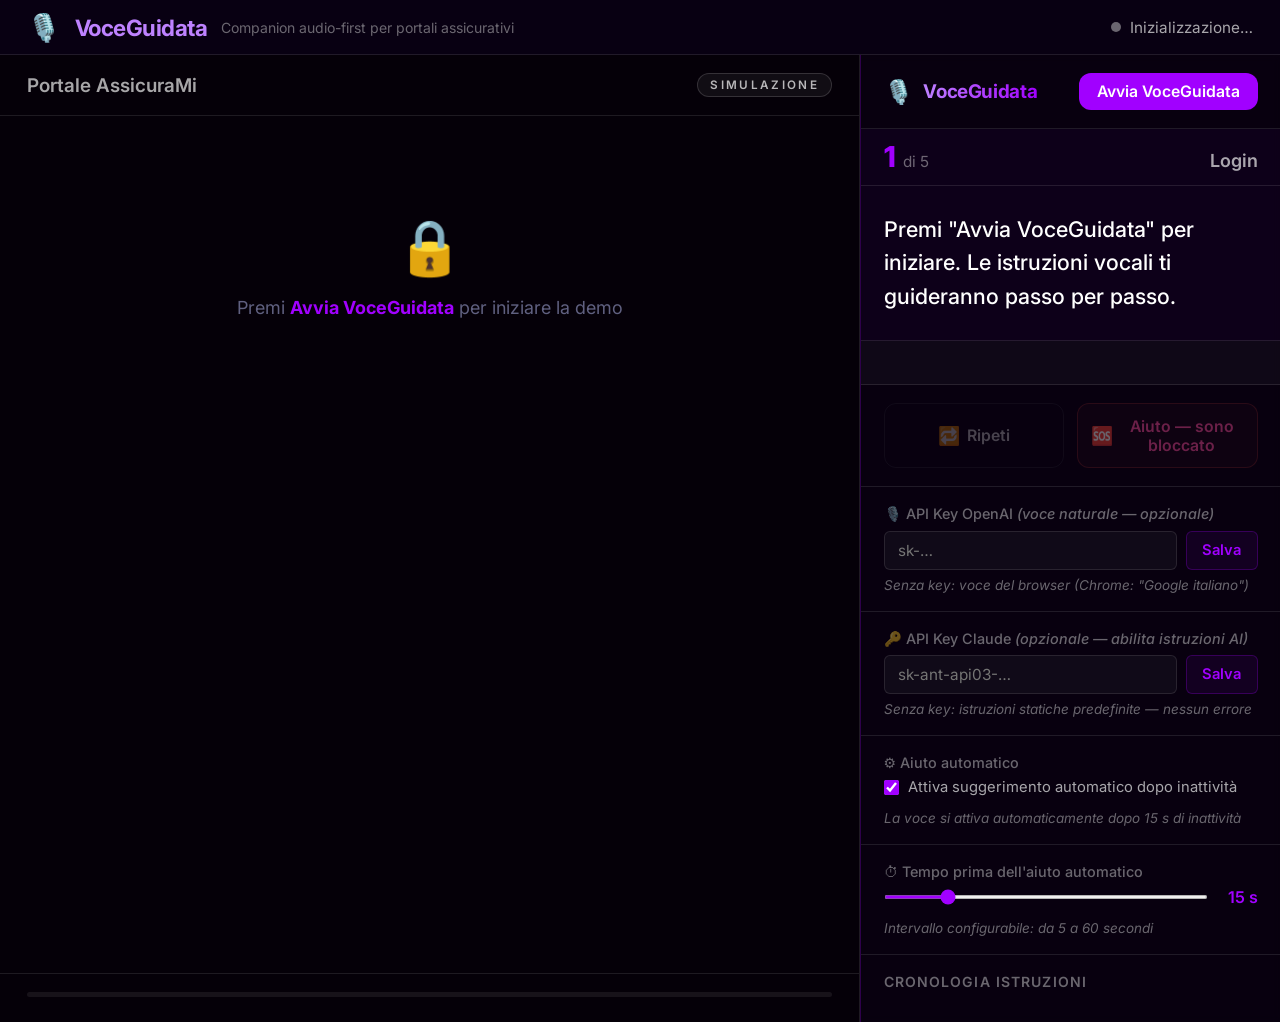
<file: app/index.html>
<!DOCTYPE html>
<html lang="it">
<head>
  <meta charset="UTF-8">
  <meta name="viewport" content="width=device-width, initial-scale=1.0">
  <title>VoceGuidata — Portale AssicuraMi</title>
  <meta name="description" content="Companion audio-first per utenti con difficoltà visive o motorie. Hagenthon – Accenture Application Engineering.">

  <!-- Google Fonts -->
  <link rel="preconnect" href="https://fonts.googleapis.com">
  <link rel="preconnect" href="https://fonts.gstatic.com" crossorigin>
  <link href="https://fonts.googleapis.com/css2?family=Inter:wght@400;500;600;700;800&display=swap" rel="stylesheet">

  <link rel="stylesheet" href="style.css">
</head>
<body>

  <!-- ═══════════════════════════════ HEADER ═══════════════════════════════ -->
  <header class="app-header" role="banner">
    <div class="header-brand">
      <span class="brand-icon" aria-hidden="true">🎙️</span>
      <span class="brand-name">VoceGuidata</span>
      <span class="brand-tagline">Companion audio-first per portali assicurativi</span>
    </div>
    <div class="header-status" aria-live="polite" aria-label="Stato sintesi vocale">
      <span class="status-dot" id="status-dot" aria-hidden="true"></span>
      <span id="status-text">Inizializzazione…</span>
    </div>
  </header>

  <!-- ═══════════════════════════════ MAIN ════════════════════════════════ -->
  <main class="app-layout" role="main">

    <!-- ── SINISTRA: Portale assicurativo simulato ── -->
    <section class="portal-panel" aria-label="Portale assicurativo simulato AssicuraMi">

      <div class="panel-header">
        <h2>Portale AssicuraMi</h2>
        <span class="portal-badge" aria-label="Simulazione demo">Simulazione</span>
      </div>

      <!-- Schermata portale: contenuto iniettato da portal.js -->
      <div id="portal-screen" class="portal-screen" role="region" aria-live="polite" aria-label="Schermata portale">
        <div style="display:flex;align-items:center;justify-content:center;height:300px;color:#606080;font-size:1rem;flex-direction:column;gap:1rem;">
          <span style="font-size:3rem;">🔒</span>
          <p>Premi <strong style="color:#A100FF">Avvia VoceGuidata</strong> per iniziare la demo</p>
        </div>
      </div>

      <!-- Barra progresso -->
      <div class="step-progress" aria-label="Progresso navigazione">
        <div class="progress-track">
          <div class="progress-bar" id="progress-bar" role="progressbar"
               aria-valuenow="0" aria-valuemin="0" aria-valuemax="100"
               aria-label="Progresso completamento"></div>
        </div>
        <div class="step-labels" id="step-labels" aria-hidden="true"></div>
      </div>

    </section>

    <!-- ── DESTRA: Pannello VoceGuidata ── -->
    <aside class="guide-panel" id="guide-panel" aria-label="Pannello VoceGuidata — assistente vocale">

      <!-- Header pannello -->
      <div class="guide-header">
        <div class="guide-logo">
          <span class="guide-icon" aria-hidden="true">🎙️</span>
          <h2>VoceGuidata</h2>
        </div>
        <button class="btn-start" id="btn-start"
                onclick="VoceGuidata.start()"
                aria-label="Avvia VoceGuidata — companion audio-first">
          Avvia VoceGuidata
        </button>
      </div>

      <!-- Indicatore step corrente -->
      <div class="guide-step-indicator" aria-label="Step corrente" aria-live="polite">
        <span class="step-number" id="current-step-num" aria-label="Step numero">1</span>
        <span class="step-of" aria-hidden="true">di <span id="total-steps-num">5</span></span>
        <span class="step-name" id="current-step-name">Login</span>
      </div>

      <!-- Box istruzione corrente -->
      <div class="guide-instruction-box" role="region" aria-label="Istruzione corrente">
        <p class="guide-instruction" id="guide-instruction" aria-live="polite">
          Premi "Avvia VoceGuidata" per iniziare. Le istruzioni vocali ti guideranno passo per passo.
        </p>
      </div>

      <!-- Hint shortcut tastiera -->
      <div class="shortcut-hint" id="shortcut-hint" role="note" aria-label="Scorciatoia da tastiera suggerita" aria-live="polite">
        <!-- Riempito da VoceGuidata.showShortcutHint() -->
      </div>

      <!-- Pulsanti di controllo -->
      <div class="guide-controls">
        <button class="btn-repeat" id="btn-repeat"
                onclick="VoiceGuide.repeatLast()"
                disabled
                aria-label="Ripeti l'ultima istruzione vocale">
          <span class="btn-icon" aria-hidden="true">🔁</span>
          Ripeti
        </button>
        <button class="btn-help" id="btn-help"
                onclick="VoceGuidata.requestHelp()"
                disabled
                aria-label="Chiedi aiuto — sono bloccato">
          <span class="btn-icon" aria-hidden="true">🆘</span>
          Aiuto — sono bloccato
        </button>
      </div>

      <!-- Configurazione API key OpenAI TTS (voce naturale) -->
      <div class="api-config" role="group" aria-label="Configurazione voce naturale OpenAI">
        <label class="config-label" for="openai-key-input">
          🎙️ API Key OpenAI <em>(voce naturale — opzionale)</em>
        </label>
        <div class="api-key-wrapper">
          <input
            type="password"
            id="openai-key-input"
            class="api-key-input"
            placeholder="sk-…"
            autocomplete="off"
            spellcheck="false"
            aria-label="Inserisci API key OpenAI per voce naturale">
          <button class="btn-save-key" onclick="VoceGuidata.saveOpenAiKey()" aria-label="Salva API key OpenAI">
            Salva
          </button>
        </div>
        <span class="api-note">Senza key: voce del browser (Chrome: "Google italiano")</span>
      </div>

      <!-- Configurazione API key Claude -->
      <div class="api-config" role="group" aria-label="Configurazione API Claude">
        <label class="config-label" for="api-key-input">
          🔑 API Key Claude <em>(opzionale — abilita istruzioni AI)</em>
        </label>
        <div class="api-key-wrapper">
          <input
            type="password"
            id="api-key-input"
            class="api-key-input"
            placeholder="sk-ant-api03-…"
            autocomplete="off"
            spellcheck="false"
            aria-label="Inserisci API key Claude per istruzioni AI generative">
          <button class="btn-save-key" onclick="VoceGuidata.saveApiKey()" aria-label="Salva API key">
            Salva
          </button>
        </div>
        <span class="api-note">Senza key: istruzioni statiche predefinite — nessun errore</span>
      </div>

      <!-- Aiuto automatico toggle -->
      <div class="api-config" role="group" aria-label="Configurazione aiuto automatico">
        <label class="config-label">⚙️ Aiuto automatico</label>
        <label class="toggle-label" for="auto-help-toggle">
          <input type="checkbox" id="auto-help-toggle" checked
            aria-label="Abilita aiuto automatico per inattività"
            onchange="VoceGuidata.setAutoHelp(this.checked)">
          Attiva suggerimento automatico dopo inattività
        </label>
        <span class="api-note" id="auto-help-note">La voce si attiva automaticamente dopo 15 s di inattività</span>
      </div>

      <!-- Configurazione timeout blocco -->
      <div class="api-config" id="stuck-timeout-config" role="group" aria-label="Configurazione rilevamento blocco">
        <label class="config-label" for="stuck-timeout-input">
          ⏱ Tempo prima dell'aiuto automatico
        </label>
        <div class="timeout-wrapper">
          <input
            type="range"
            id="stuck-timeout-input"
            min="5" max="60" step="1" value="15"
            aria-label="Secondi di inattività prima del rilevamento blocco"
            oninput="VoceGuidata.updateStuckTimeout(this.value)">
          <span id="stuck-timeout-value" class="timeout-value">15 s</span>
        </div>
        <span class="api-note">Intervallo configurabile: da 5 a 60 secondi</span>
      </div>

      <!-- Cronologia istruzioni -->
      <div class="guide-log" aria-label="Cronologia istruzioni VoceGuidata">
        <h3 class="log-title">Cronologia istruzioni</h3>
        <ul class="log-list" id="log-list" aria-live="polite" aria-label="Lista ultime istruzioni">
        </ul>
      </div>

    </aside>
  </main>

  <!-- Overlay tastiera (feedback visivo shortcut) -->
  <div class="shortcut-overlay" id="shortcut-overlay"
       role="status" aria-live="assertive" aria-label="Scorciatoia attivata"></div>

  <!-- ═══════════════════════════════ SCRIPTS ══════════════════════════════ -->
  <script src="voice-guide.js?v=4"></script>
  <script src="agent.js?v=2"></script>
  <script src="keyboard-nav.js?v=2"></script>
  <script src="portal.js?v=5"></script>

  <script>
    /**
     * VoceGuidata — Orchestratore principale dell'applicazione
     * Collega Portal, VoiceGuide, AgentHelper e KeyboardNav
     */
    const VoceGuidata = {
      apiKey:           '',
      started:          false,
      autoHelp:         true,
      stuckCount:       0,
      lastActionTime:   Date.now(),
      stuckThresholdMs: 15000,
      _stuckInterval:   null,

      // ── Avvio ─────────────────────────────────────────────────────
      start() {
        if (this.started) return;
        this.started = true;

        // Aggiorna UI pulsante start
        const btn = document.getElementById('btn-start');
        btn.textContent = '✓ Attivo';
        btn.classList.add('active');
        btn.disabled = true;

        // Abilita controlli
        document.getElementById('btn-repeat').disabled = false;
        document.getElementById('btn-help').disabled   = false;

        // Inizializza moduli
        Portal.init();
        KeyboardNav.init();

        // Ripristina timeout da localStorage
        const savedTimeout = localStorage.getItem('vg_stuck_timeout_s');
        if (savedTimeout) {
          this.stuckThresholdMs = parseInt(savedTimeout) * 1000;
          const slider  = document.getElementById('stuck-timeout-input');
          const valueEl = document.getElementById('stuck-timeout-value');
          if (slider)  slider.value       = savedTimeout;
          if (valueEl) valueEl.textContent = savedTimeout + ' s';
        }

        // Ripristina preferenza aiuto automatico
        const savedAutoHelp = localStorage.getItem('vg_auto_help');
        if (savedAutoHelp === '0') {
          const toggle = document.getElementById('auto-help-toggle');
          if (toggle) toggle.checked = false;
          this.setAutoHelp(false);
        }

        if (!VoiceGuide.isSupported()) {
          this.updateStatus('TTS non supportato — solo testo', false);
          this.showInstruction('Il tuo browser non supporta la sintesi vocale. Segui le istruzioni testuali nel pannello.');
        } else {
          this.updateStatus('Pronto', true);
          this._speakWelcome();
        }

        // Avvia rilevamento inattività ogni 5 secondi
        this._stuckInterval = setInterval(() => this._checkStuck(), 5000);
      },

      // ── Benvenuto ─────────────────────────────────────────────────
      _speakWelcome() {
        const msg = 'Benvenuto in VoceGuidata. Sono qui per aiutarti passo per passo. '
                  + 'Iniziamo dal primo passo: accedere al portale con le tue credenziali.';
        this.showInstruction(msg);
        VoiceGuide.speak(msg);
        setTimeout(() => this.loadStepInstruction('login'), 4500);
      },

      // ── Cambio step (chiamato da portal.js) ───────────────────────
      onStepChange(stepId, stepName, num, total) {
        this.stuckCount     = 0;
        this.lastActionTime = Date.now();

        document.getElementById('current-step-num').textContent  = num;
        document.getElementById('current-step-name').textContent = stepName;
        const totalEl = document.getElementById('total-steps-num');
        if (totalEl) totalEl.textContent = total;

        setTimeout(() => this.loadStepInstruction(stepId), 400);
      },

      // ── Carica istruzione per il passo corrente ───────────────────
      async loadStepInstruction(stepId) {
        try {
          const instr = await AgentHelper.getContextualHelp(stepId, 0, this.apiKey);
          this.showInstruction(instr.text);
          VoiceGuide.speak(instr.text);

          if (instr.shortcut) {
            this.showShortcutHint(instr.shortcutLabel, instr.shortcut);
            setTimeout(() => {
              VoiceGuide.speakKeyboardShortcut(instr.shortcutLabel, instr.shortcut);
            }, Math.max(2000, instr.text.length * 55));
          }
        } catch (e) {
          console.warn('[VoceGuidata] loadStepInstruction error:', e);
        }
      },

      // ── Richiesta aiuto (pulsante "Sono bloccato") ────────────────
      async requestHelp() {
        if (!this.started) return;

        this.stuckCount++;
        this.lastActionTime = Date.now();

        const helpBtn = document.getElementById('btn-help');
        helpBtn.classList.add('pulsing');
        setTimeout(() => helpBtn.classList.remove('pulsing'), 1600);

        try {
          const instr = await AgentHelper.getContextualHelp(
            Portal.currentStepId,
            this.stuckCount,
            this.apiKey
          );
          this.showInstruction(instr.text);
          VoiceGuide.speak(instr.text);

          if (instr.shortcut) {
            this.showShortcutHint(instr.shortcutLabel, instr.shortcut);
            setTimeout(() => {
              VoiceGuide.speakKeyboardShortcut(instr.shortcutLabel, instr.shortcut);
            }, Math.max(2000, instr.text.length * 55));
          }
        } catch (e) {
          const fallback = 'Riprova a premere Tab per navigare con la tastiera, oppure usa il tasto Alt indicato nella pagina.';
          this.showInstruction(fallback);
          VoiceGuide.speak(fallback);
        }
      },

      // ── Timeout blocco configurabile ──────────────────────────────
      updateStuckTimeout(seconds) {
        const s = Math.max(5, Math.min(60, parseInt(seconds)));
        this.stuckThresholdMs = s * 1000;
        const valueEl = document.getElementById('stuck-timeout-value');
        if (valueEl) valueEl.textContent = s + ' s';
        localStorage.setItem('vg_stuck_timeout_s', s);
      },

      // ── Salva API key Claude ──────────────────────────────────────
      saveApiKey() {
        const input = document.getElementById('api-key-input');
        const key   = input.value.trim();
        if (!key) return;
        this.apiKey  = key;
        input.value  = '••••••••••••••••••••';
        input.setAttribute('aria-label', 'API key salvata');
        this._showToast('API key Claude salvata');
      },

      // ── Salva API key OpenAI (TTS voce naturale) ─────────────────
      saveOpenAiKey() {
        const input = document.getElementById('openai-key-input');
        const key   = input.value.trim();
        if (!key) return;
        VoiceGuide.setOpenAiKey(key);
        input.value = '••••••••••••••••••••';
        input.setAttribute('aria-label', 'API key OpenAI salvata');
        this._showToast('Voce naturale OpenAI attivata 🎙️');
      },

      // ── UI helpers ────────────────────────────────────────────────
      showInstruction(text) {
        const el = document.getElementById('guide-instruction');
        if (!el) return;

        // Fade out / in
        el.style.opacity = '0';
        el.style.transition = 'opacity 0.2s';
        setTimeout(() => {
          el.textContent = text;
          el.style.opacity = '1';
        }, 200);

        this._addToLog(text);

        // Glow border sul pannello
        const panel = document.getElementById('guide-panel');
        panel.classList.add('speaking');
        setTimeout(() => panel.classList.remove('speaking'), 3200);
      },

      showShortcutHint(action, shortcut) {
        const hint = document.getElementById('shortcut-hint');
        if (!hint) return;
        hint.innerHTML =
          `<span class="hint-key">${shortcut}</span>` +
          `<span class="hint-action">${action}</span>`;
      },

      updateStatus(text, ok) {
        const txt = document.getElementById('status-text');
        const dot = document.getElementById('status-dot');
        if (txt) txt.textContent = text;
        if (dot) dot.className = 'status-dot ' + (ok ? 'ok' : 'warn');
      },

      _addToLog(text) {
        const list = document.getElementById('log-list');
        if (!list) return;
        const li = document.createElement('li');
        li.className = 'log-item';
        li.textContent = text;
        list.insertBefore(li, list.firstChild);
        // Mantieni solo le ultime 5 voci
        while (list.children.length > 5) list.removeChild(list.lastChild);
      },

      _showToast(msg) {
        const toast = document.createElement('div');
        toast.className = 'toast';
        toast.textContent = msg;
        toast.setAttribute('role', 'status');
        document.body.appendChild(toast);
        requestAnimationFrame(() => {
          requestAnimationFrame(() => toast.classList.add('visible'));
        });
        setTimeout(() => {
          toast.classList.remove('visible');
          setTimeout(() => toast.remove(), 350);
        }, 2200);
      },

      // ── Toggle aiuto automatico ──────────────────────────────────
      setAutoHelp(enabled) {
        this.autoHelp = !!enabled;
        localStorage.setItem('vg_auto_help', enabled ? '1' : '0');
        const note    = document.getElementById('auto-help-note');
        const timeout = document.getElementById('stuck-timeout-config');
        if (note)    note.textContent = enabled
          ? `La voce si attiva automaticamente dopo ${this.stuckThresholdMs / 1000} s di inattività`
          : 'La voce si attiva solo quando premi il pulsante Aiuto';
        if (timeout) timeout.style.display = enabled ? '' : 'none';
      },

      // ── Rilevamento inattività ────────────────────────────────────
      _checkStuck() {
        if (!this.autoHelp) return;
        const sid = Portal.currentStepId;
        if (!this.started || sid === 'att_download' || sid === 'sin_conferma') return;
        if (AgentHelper.detectStuck(this.lastActionTime, this.stuckThresholdMs) && this.stuckCount === 0) {
          const shortcutMap = {
            login:'Alt+A', dashboard:'', att_docs:'Alt+R', att_polizza:'Alt+C', att_download:'Alt+S',
            sin_tipo:'Alt+T', sin_dati:'Alt+P', sin_veicoli:'Alt+P', sin_allegati:'Alt+A', sin_conferma:'Alt+I',
          };
          const sc  = shortcutMap[sid] || '';
          const msg = sc
            ? `Hai bisogno di aiuto? Premi il pulsante Aiuto, oppure usa ${sc} sulla tastiera.`
            : 'Hai bisogno di aiuto? Premi il pulsante Aiuto per un suggerimento.';
          this.showInstruction(msg);
          VoiceGuide.speak(msg);
          this.lastActionTime = Date.now();
        }
      }
    };
  </script>

</body>
</html>
</file>
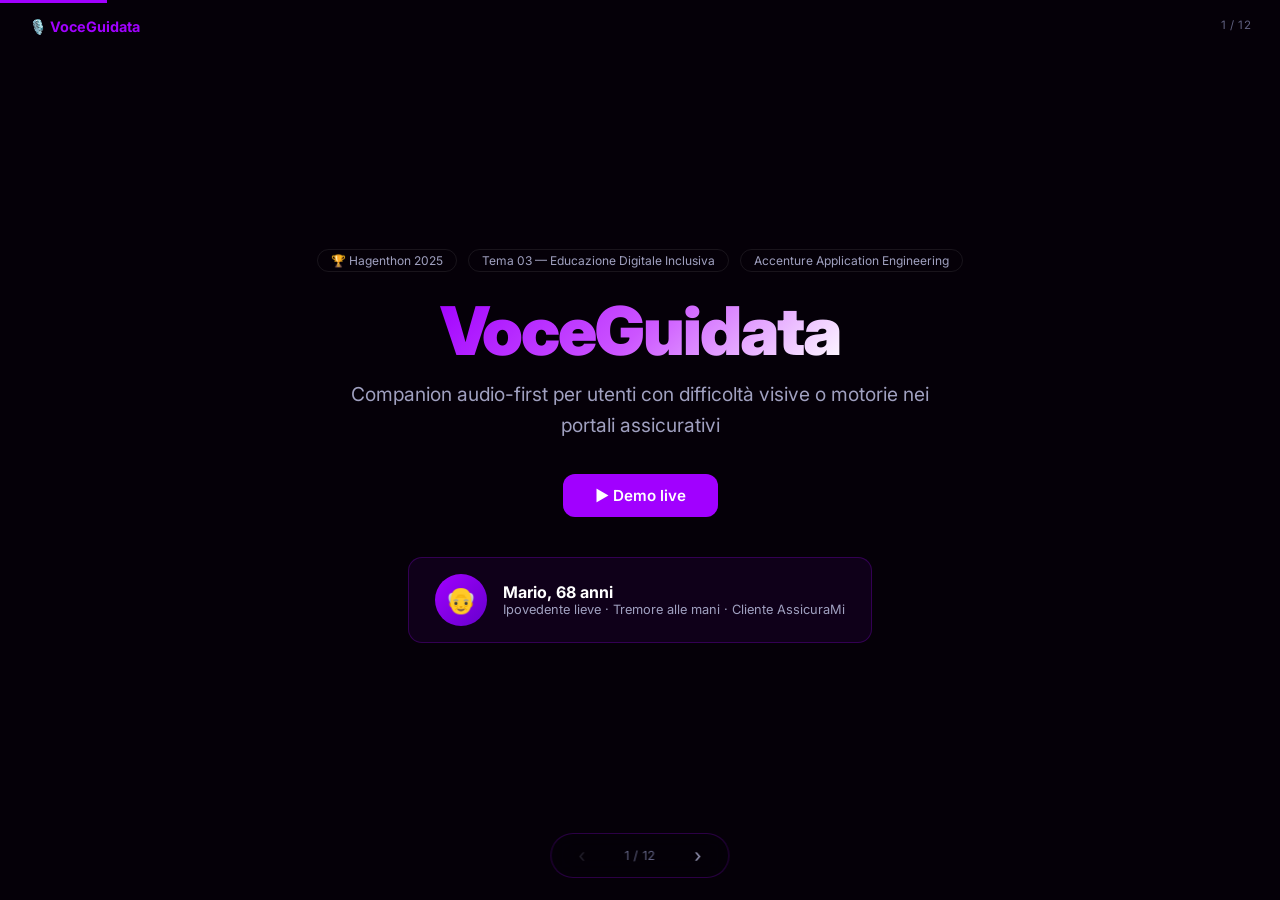
<file: presentation/index.html>
<!DOCTYPE html>
<html lang="it">
<head>
<meta charset="UTF-8">
<meta name="viewport" content="width=device-width, initial-scale=1.0">
<title>VoceGuidata — Hagenthon 2025</title>
<link rel="preconnect" href="https://fonts.googleapis.com">
<link rel="preconnect" href="https://fonts.gstatic.com" crossorigin>
<link href="https://fonts.googleapis.com/css2?family=Inter:wght@300;400;500;600;700;800;900&display=swap" rel="stylesheet">
<style>
:root {
  --ac: #A100FF;
  --acl: #CC55FF;
  --acd: rgba(161,0,255,.16);
  --bg: #050008;
  --bg1: #0d000f;
  --bg2: #130016;
  --w: #fff;
  --g1: #e0e0f0;
  --g2: #a0a0c0;
  --g3: #606080;
  --ok: #00e676;
  --err: #ff5252;
  --bd: rgba(161,0,255,.25);
  --bds: rgba(255,255,255,.08);
  --r: 14px;
  --f: 'Inter', system-ui, sans-serif;
}
*, *::before, *::after { box-sizing: border-box; margin: 0; padding: 0; }
html, body { width: 100%; height: 100%; overflow: hidden; font-family: var(--f); background: var(--bg); color: var(--w); -webkit-font-smoothing: antialiased; }

/* ── Deck ── */
#deck { position: relative; width: 100vw; height: 100vh; overflow: hidden; }

.slide {
  position: absolute; inset: 0;
  display: flex; flex-direction: column;
  padding: 3.5rem 5rem 4rem;
  opacity: 0; pointer-events: none;
  transform: translateX(40px);
  transition: opacity .38s ease, transform .38s ease;
}
.slide.active  { opacity: 1; pointer-events: all; transform: translateX(0); }
.slide.out-l   { opacity: 0; transform: translateX(-40px); }
.slide.out-r   { opacity: 0; transform: translateX(40px); }
.slide.center  { align-items: center; justify-content: center; text-align: center; }

/* ── Fixed chrome ── */
#brand {
  position: fixed; top: 1.1rem; left: 1.8rem; z-index: 100;
  font-size: .9rem; font-weight: 700; color: var(--ac);
  display: flex; align-items: center; gap: .4rem;
}
#snum {
  position: fixed; top: 1.1rem; right: 1.8rem; z-index: 100;
  font-size: .72rem; color: var(--g3); letter-spacing: .05em;
}
#bar {
  position: fixed; top: 0; left: 0; height: 3px;
  background: var(--ac); transition: width .4s ease; z-index: 200;
}
#nav {
  position: fixed; bottom: 1.4rem; left: 50%; transform: translateX(-50%);
  display: flex; align-items: center; gap: 1.4rem; z-index: 100;
  background: rgba(5,0,8,.88); backdrop-filter: blur(14px);
  border: 1px solid var(--bd); border-radius: 999px;
  padding: .45rem 1.2rem;
}
#nav button {
  background: none; border: none; color: var(--g2); font-size: 1.15rem;
  cursor: pointer; padding: .2rem .5rem; transition: color .2s; font-family: var(--f);
}
#nav button:hover { color: var(--ac); }
#nav button:disabled { opacity: .2; cursor: default; }
#nav span { font-size: .78rem; color: var(--g3); min-width: 48px; text-align: center; }

/* ── Typography ── */
.lbl {
  display: inline-block; font-size: .68rem; font-weight: 700;
  letter-spacing: .1em; text-transform: uppercase;
  color: var(--ac); background: var(--acd);
  border: 1px solid var(--bd); padding: 3px 12px;
  border-radius: 999px; margin-bottom: .9rem;
}
h1 { font-size: clamp(2.4rem,5.5vw,4.2rem); font-weight: 900; line-height: 1.05; letter-spacing: -.03em; }
h2 { font-size: clamp(1.7rem,3.5vw,2.8rem); font-weight: 800; line-height: 1.15; letter-spacing: -.02em; margin-bottom: .3rem; }
h3 { font-size: 1.05rem; font-weight: 700; }
p  { color: var(--g1); line-height: 1.65; }

.gtext {
  background: linear-gradient(135deg, var(--ac), var(--acl), #fff);
  -webkit-background-clip: text; -webkit-text-fill-color: transparent; background-clip: text;
}

/* ── Cards ── */
.card {
  background: var(--bg1); border: 1px solid var(--bds);
  border-radius: 16px; padding: 1.4rem;
  transition: border-color .25s;
}
.card:hover { border-color: var(--bd); }
.card-ac { background: var(--bg2); border-color: var(--bd); }

/* ── Grids ── */
.g2 { display: grid; grid-template-columns: 1fr 1fr; gap: 1.1rem; }
.g3 { display: grid; grid-template-columns: repeat(3,1fr); gap: 1.1rem; }
.g4 { display: grid; grid-template-columns: repeat(4,1fr); gap: .9rem; }

/* ── Numbers ── */
.bignum { font-size: 3rem; font-weight: 900; color: var(--ac); line-height: 1; margin-bottom: .25rem; }

/* ── Chips ── */
.chip {
  display: inline-flex; align-items: center; gap: 5px;
  padding: 4px 11px; background: var(--acd);
  border: 1px solid var(--bd); border-radius: 999px;
  font-size: .76rem; font-weight: 600; color: var(--acl); margin: 3px;
}

/* ── Flow steps ── */
.steps { display: flex; align-items: center; gap: 0; flex-wrap: wrap; }
.step  { display: flex; flex-direction: column; align-items: center; gap: 4px; flex-shrink: 0; }
.step-b {
  width: 40px; height: 40px; border-radius: 50%;
  background: var(--acd); border: 2px solid var(--ac);
  display: flex; align-items: center; justify-content: center; font-size: 1rem;
}
.step-l { font-size: .62rem; color: var(--g2); text-align: center; max-width: 56px; }
.arr {
  width: 20px; height: 2px; background: var(--ac); flex-shrink: 0; position: relative;
}
.arr::after {
  content: ''; position: absolute; right: -4px; top: -3.5px;
  border: 4.5px solid transparent; border-left-color: var(--ac);
}

/* ── Before/After ── */
.ba-b { border-color: rgba(255,82,82,.3); background: rgba(255,82,82,.04); }
.ba-a { border-color: rgba(0,230,118,.3); background: rgba(0,230,118,.04); }
.ba-lbl { font-size: .7rem; font-weight: 700; text-transform: uppercase; letter-spacing: .1em; margin-bottom: .55rem; }
.ba-b .ba-lbl { color: var(--err); }
.ba-a .ba-lbl { color: var(--ok); }
.ba-row { display: flex; gap: .55rem; margin-bottom: .55rem; align-items: flex-start; }
.ba-ico { font-size: 1.05rem; line-height: 1.4; flex-shrink: 0; }
.ba-txt { font-size: .82rem; color: var(--g1); }

/* ── Evidence ── */
.ev-g { display: grid; grid-template-columns: 1fr 1fr; gap: .7rem; margin-bottom: .7rem; }
.ev-bx { padding: .7rem; border-radius: 10px; font-size: .8rem; }
.ev-b  { background: rgba(255,82,82,.05); border: 1px solid rgba(255,82,82,.2); }
.ev-a  { background: rgba(0,230,118,.05); border: 1px solid rgba(0,230,118,.2); }
.ev-ac { background: rgba(161,0,255,.06); border: 1px solid rgba(161,0,255,.3); }
.ev-lbl{ font-weight: 700; font-size: .67rem; text-transform: uppercase; letter-spacing: .08em; margin-bottom: 3px; }
.ev-b .ev-lbl { color: var(--err); }
.ev-a .ev-lbl { color: var(--ok); }
.ev-ac .ev-lbl{ color: var(--acl); }
.ev-msg { background: rgba(0,0,0,.3); border-radius: 6px; padding: .45rem .6rem; color: var(--g1); font-style: italic; line-height: 1.4; }

/* ── Badge ── */
.badge {
  display: inline-flex; align-items: center; gap: 5px;
  font-size: .75rem; color: var(--g2);
  border: 1px solid var(--bds); padding: 3px 13px; border-radius: 999px;
}

/* ── Utility ── */
.mt1 { margin-top: .5rem; } .mt2 { margin-top: 1rem; } .mt3 { margin-top: 1.4rem; }
.mb1 { margin-bottom: .5rem; } .mb2 { margin-bottom: 1rem; }
.sm  { font-size: .82rem; }
.ac  { color: var(--ac); } .ok { color: var(--ok); } .mu { color: var(--g3); }
</style>
</head>
<body>

<div id="brand">🎙️ VoceGuidata</div>
<div id="snum">1 / 12</div>
<div id="bar" style="width:8.33%"></div>

<div id="deck">

<!-- ═══ S1: HERO ═══ -->
<div class="slide center active" id="s1">
  <div style="display:flex;gap:.7rem;justify-content:center;flex-wrap:wrap;margin-bottom:1.5rem;">
    <span class="badge">🏆 Hagenthon 2025</span>
    <span class="badge">Tema 03 — Educazione Digitale Inclusiva</span>
    <span class="badge">Accenture Application Engineering</span>
  </div>
  <h1><span class="gtext">VoceGuidata</span></h1>
  <p style="font-size:1.2rem;color:var(--g2);max-width:600px;margin:.75rem auto 2rem;">
    Companion audio-first per utenti con difficoltà visive o motorie nei portali assicurativi
  </p>
  <div style="margin-bottom:2.5rem;">
    <a href="../app/index.html" target="_blank"
       style="display:inline-flex;align-items:center;gap:.5rem;padding:.75rem 2rem;background:var(--ac);color:#fff;border-radius:12px;font-weight:600;text-decoration:none;font-size:.95rem;">
      ▶ Demo live
    </a>
  </div>
  <div style="display:inline-flex;align-items:center;gap:1rem;background:rgba(161,0,255,.07);border:1px solid var(--bd);border-radius:14px;padding:1rem 1.6rem;">
    <div style="width:52px;height:52px;background:linear-gradient(135deg,var(--ac),#6600cc);border-radius:50%;display:flex;align-items:center;justify-content:center;font-size:1.6rem;flex-shrink:0;">👴</div>
    <div style="text-align:left;">
      <div style="font-weight:700;">Mario, 68 anni</div>
      <div style="font-size:.8rem;color:var(--g2);">Ipovedente lieve · Tremore alle mani · Cliente AssicuraMi</div>
    </div>
  </div>
</div>

<!-- ═══ S2: IL PROBLEMA ═══ -->
<div class="slide" id="s2" style="padding-top:4.5rem;">
  <div class="lbl">Il Problema</div>
  <h2>Il digitale esclude chi<br>ne ha più bisogno</h2>
  <p class="sm mt1 mb2" style="max-width:620px;">Milioni di utenti over 65 si confrontano ogni giorno con portali progettati per chi vede bene e usa il mouse con precisione. Il risultato: abbandono, frustrazione e dipendenza da terzi.</p>
  <div class="g3">
    <div class="card" style="text-align:center;">
      <div class="bignum">13M</div>
      <h3 class="mb1">Over 65 in Italia</h3>
      <p class="sm">Il 22% della popolazione — principali clienti del settore assicurativo</p>
    </div>
    <div class="card" style="text-align:center;">
      <div class="bignum">67%</div>
      <h3 class="mb1">Abbandona il portale</h3>
      <p class="sm">Dei senior che iniziano una procedura online la abbandonano prima di completarla (ISTAT)</p>
    </div>
    <div class="card" style="text-align:center;">
      <div class="bignum">3.5M</div>
      <h3 class="mb1">Con difficoltà visive</h3>
      <p class="sm">Persone in Italia con deficit visivo che rendono difficile la lettura standard a schermo</p>
    </div>
  </div>
</div>

<!-- ═══ S3: MARIO ═══ -->
<div class="slide" id="s3" style="padding-top:4.5rem;">
  <div class="lbl">La Persona</div>
  <h2>Mario Rossi, 68 anni</h2>
  <div class="g2 mt2">
    <div>
      <div class="card card-ac mb2">
        <div style="display:flex;align-items:center;gap:1rem;margin-bottom:.85rem;">
          <div style="width:52px;height:52px;background:linear-gradient(135deg,var(--ac),#6600cc);border-radius:50%;display:flex;align-items:center;justify-content:center;font-size:1.7rem;flex-shrink:0;">👴</div>
          <div>
            <div style="font-weight:700;">Mario Rossi</div>
            <div style="font-size:.78rem;color:var(--g2);">Pensionato · Roma · Cliente da 12 anni</div>
          </div>
        </div>
        <p class="sm">Deve scaricare l'attestato di rischio RC Auto per il rinnovo. Sa usare email e browser, ma evita portali complessi per paura di sbagliare.</p>
      </div>
      <div class="card">
        <h3 class="mb1">🎯 Obiettivo</h3>
        <p class="sm mb1">Completare operazioni assicurative (attestato, sinistri) <strong>senza aiuto esterno</strong></p>
        <p class="sm" style="color:var(--g2);">Fallback attuale: call center — <strong style="color:#ffab40;">40 min di attesa</strong></p>
      </div>
    </div>
    <div class="card card-ac">
      <h3 class="mb2">Le barriere di Mario</h3>
      <div style="display:flex;flex-direction:column;gap:.9rem;">
        <div>
          <div style="font-size:.68rem;font-weight:700;text-transform:uppercase;letter-spacing:.08em;color:var(--ac);margin-bottom:3px;">👁 Visiva</div>
          <p class="sm">Font piccoli, icone non leggibili, aree cliccabili minuscole. Legge testi solo sopra i 20pt.</p>
        </div>
        <div>
          <div style="font-size:.68rem;font-weight:700;text-transform:uppercase;letter-spacing:.08em;color:var(--ac);margin-bottom:3px;">✋ Motoria</div>
          <p class="sm">Click precisi impossibili col tremore essenziale. Drag and drop impraticabile.</p>
        </div>
        <div>
          <div style="font-size:.68rem;font-weight:700;text-transform:uppercase;letter-spacing:.08em;color:var(--ac);margin-bottom:3px;">🧭 Cognitiva</div>
          <p class="sm">Navigazione a breadcrumb incomprensibile. Nessun feedback vocale. Paura di fare errori irreversibili.</p>
        </div>
      </div>
    </div>
  </div>
</div>

<!-- ═══ S4: LA SOLUZIONE ═══ -->
<div class="slide" id="s4" style="padding-top:4.5rem;">
  <div class="lbl">La Soluzione</div>
  <h2>Un companion vocale<br>che si adatta a te</h2>
  <p class="sm mt1 mb2" style="max-width:640px;">VoceGuidata si inserisce nel portale come pannello laterale accessibile. Legge le istruzioni ad alta voce, suggerisce shortcut da tastiera e aumenta il dettaglio ad ogni difficoltà.</p>
  <div class="g4">
    <div class="card">
      <div style="font-size:1.8rem;margin-bottom:.5rem;">🎙️</div>
      <h3 class="mb1" style="font-size:.92rem;">TTS Audio-First</h3>
      <p class="sm">Voce italiana neurale. Web Speech API + OpenAI TTS-HD opzionale. Funziona senza API key.</p>
    </div>
    <div class="card">
      <div style="font-size:1.8rem;margin-bottom:.5rem;">⌨️</div>
      <h3 class="mb1" style="font-size:.92rem;">Shortcut Tastiera</h3>
      <p class="sm">Alt+[lettera] per ogni azione principale. Tab con focus highlight viola ad alto contrasto.</p>
    </div>
    <div class="card">
      <div style="font-size:1.8rem;margin-bottom:.5rem;">🤖</div>
      <h3 class="mb1" style="font-size:.92rem;">Intelligenza Adattiva</h3>
      <p class="sm">Claude AI genera istruzioni personalizzate. Fallback statico sempre disponibile offline.</p>
    </div>
    <div class="card">
      <div style="font-size:1.8rem;margin-bottom:.5rem;">🔄</div>
      <h3 class="mb1" style="font-size:.92rem;">Escalation Progressiva</h3>
      <p class="sm">Orientamento → guida → shortcut. Il dettaglio aumenta automaticamente ad ogni blocco.</p>
    </div>
  </div>
</div>

<!-- ═══ S5: DUE FLUSSI ═══ -->
<div class="slide" id="s5" style="padding-top:4.5rem;">
  <div class="lbl">Demo Funzionante</div>
  <h2>Due scenari guidati<br>nel portale AssicuraMi</h2>
  <div class="g2 mt2">
    <div class="card card-ac">
      <div style="display:flex;align-items:center;gap:.7rem;margin-bottom:1rem;">
        <span style="font-size:1.7rem;">📄</span>
        <div>
          <div style="font-weight:700;">Attestato di Rischio</div>
          <div style="font-size:.72rem;color:var(--g2);">5 step</div>
        </div>
      </div>
      <div class="steps mb2">
        <div class="step"><div class="step-b">🔐</div><div class="step-l">Login</div></div>
        <div class="arr"></div>
        <div class="step"><div class="step-b">🏠</div><div class="step-l">Dashboard</div></div>
        <div class="arr"></div>
        <div class="step"><div class="step-b">📁</div><div class="step-l">Documenti</div></div>
        <div class="arr"></div>
        <div class="step"><div class="step-b">🚗</div><div class="step-l">Polizza</div></div>
        <div class="arr"></div>
        <div class="step"><div class="step-b">📥</div><div class="step-l">Download</div></div>
      </div>
      <p class="sm" style="color:var(--g2);">Shortcut: <span style="color:var(--acl);">Alt+A → Alt+R → Alt+C → Alt+S</span></p>
    </div>
    <div class="card card-ac">
      <div style="display:flex;align-items:center;gap:.7rem;margin-bottom:1rem;">
        <span style="font-size:1.7rem;">🔔</span>
        <div>
          <div style="font-weight:700;">Apertura Sinistro</div>
          <div style="font-size:.72rem;color:var(--g2);">7 step</div>
        </div>
      </div>
      <div class="steps mb2" style="flex-wrap:wrap;gap:4px;">
        <div class="step"><div class="step-b">🔐</div><div class="step-l">Login</div></div>
        <div class="arr"></div>
        <div class="step"><div class="step-b">🏠</div><div class="step-l">Dashboard</div></div>
        <div class="arr"></div>
        <div class="step"><div class="step-b">💥</div><div class="step-l">Tipo</div></div>
        <div class="arr"></div>
        <div class="step"><div class="step-b">📅</div><div class="step-l">Evento</div></div>
        <div class="arr"></div>
        <div class="step"><div class="step-b">🔧</div><div class="step-l">Danni</div></div>
        <div class="arr"></div>
        <div class="step"><div class="step-b">📎</div><div class="step-l">Allegati</div></div>
        <div class="arr"></div>
        <div class="step"><div class="step-b">✅</div><div class="step-l">Conferma</div></div>
      </div>
      <p class="sm" style="color:var(--g2);">Shortcut: <span style="color:var(--acl);">Alt+T → Alt+P → Alt+P → Alt+A → Alt+I</span></p>
    </div>
  </div>
</div>

<!-- ═══ S6: ARCHITETTURA ═══ -->
<div class="slide" id="s6" style="padding-top:4.5rem;">
  <div class="lbl">Architettura Tecnica</div>
  <h2>Stack tecnologico</h2>
  <div class="g2 mt2 mb2">
    <div class="card">
      <h3 class="mb2">📦 Moduli JavaScript</h3>
      <div style="display:flex;flex-direction:column;gap:.55rem;">
        <div class="sm"><span style="color:var(--acl);font-weight:600;">voice-guide.js</span> — TTS nativo + OpenAI TTS-HD opzionale</div>
        <div class="sm"><span style="color:var(--acl);font-weight:600;">agent.js</span> — Claude API + fallback statico per ogni step</div>
        <div class="sm"><span style="color:var(--acl);font-weight:600;">portal.js</span> — Portale AssicuraMi multi-flusso (attestato + sinistro)</div>
        <div class="sm"><span style="color:var(--acl);font-weight:600;">keyboard-nav.js</span> — Shortcut globali Alt+[tasto]</div>
      </div>
    </div>
    <div class="card">
      <h3 class="mb2">🎯 Decisioni chiave</h3>
      <div style="display:flex;flex-direction:column;gap:.55rem;">
        <div class="sm">✓ Zero dipendenze npm — nessun build step</div>
        <div class="sm">✓ WCAG AA — contrasto ≥ 4.5:1, font base 18px</div>
        <div class="sm">✓ Funziona senza API key (fallback statico completo)</div>
        <div class="sm">✓ Python HTTP server per cors — nessun file://</div>
        <div class="sm">✓ aria-live, aria-label su tutti i controlli interattivi</div>
      </div>
    </div>
  </div>
  <div style="display:flex;flex-wrap:wrap;gap:.35rem;">
    <span class="chip">🌐 Vanilla HTML/CSS/JS</span>
    <span class="chip">🎙️ Web Speech API</span>
    <span class="chip">🤖 Claude Haiku</span>
    <span class="chip">🔊 OpenAI TTS-HD</span>
    <span class="chip">⌨️ KeyboardEvent API</span>
    <span class="chip">♿ WCAG AA</span>
    <span class="chip">📦 Zero npm</span>
    <span class="chip">🐍 Python HTTP server</span>
  </div>
</div>

<!-- ═══ S7: AGENTE AI ═══ -->
<div class="slide" id="s7" style="padding-top:4.5rem;">
  <div class="lbl">Capability Agentica</div>
  <h2>Block Detection + Adaptive Output</h2>
  <div class="card mt2" style="padding:.9rem;flex:1;display:flex;align-items:center;">
    <svg viewBox="0 0 900 330" xmlns="http://www.w3.org/2000/svg" style="width:100%;height:auto;display:block;" aria-label="Diagramma flusso agentico">
      <defs>
        <marker id="a" markerWidth="10" markerHeight="7" refX="9" refY="3.5" orient="auto"><polygon points="0 0,10 3.5,0 7" fill="#A100FF"/></marker>
        <marker id="ag" markerWidth="10" markerHeight="7" refX="9" refY="3.5" orient="auto"><polygon points="0 0,10 3.5,0 7" fill="#606080"/></marker>
      </defs>
      <rect x="8" y="8" width="884" height="314" rx="14" fill="#0d000f" stroke="#2a002a" stroke-width="1.5"/>
      <!-- TRIGGER -->
      <rect x="28" y="28" width="178" height="260" rx="10" fill="rgba(161,0,255,.07)" stroke="rgba(161,0,255,.3)" stroke-width="1"/>
      <text x="117" y="50" text-anchor="middle" fill="#A100FF" font-family="Inter,sans-serif" font-size="10" font-weight="700" letter-spacing="1">TRIGGER</text>
      <rect x="46" y="62" width="140" height="38" rx="7" fill="rgba(161,0,255,.15)" stroke="#A100FF" stroke-width="1.5"/>
      <text x="116" y="77" text-anchor="middle" fill="white" font-family="Inter,sans-serif" font-size="10" font-weight="600">Cambio step</text>
      <text x="116" y="91" text-anchor="middle" fill="#a0a0c0" font-family="Inter,sans-serif" font-size="9">Portal.advance()</text>
      <rect x="46" y="112" width="140" height="38" rx="7" fill="rgba(161,0,255,.15)" stroke="#A100FF" stroke-width="1.5"/>
      <text x="116" y="127" text-anchor="middle" fill="white" font-family="Inter,sans-serif" font-size="10" font-weight="600">Inattività &gt; 15s</text>
      <text x="116" y="141" text-anchor="middle" fill="#a0a0c0" font-family="Inter,sans-serif" font-size="9">detectStuck()</text>
      <rect x="46" y="162" width="140" height="38" rx="7" fill="rgba(161,0,255,.15)" stroke="#A100FF" stroke-width="1.5"/>
      <text x="116" y="177" text-anchor="middle" fill="white" font-family="Inter,sans-serif" font-size="10" font-weight="600">Pulsante Aiuto</text>
      <text x="116" y="191" text-anchor="middle" fill="#a0a0c0" font-family="Inter,sans-serif" font-size="9">requestHelp()</text>
      <!-- arrows trigger→agent -->
      <line x1="186" y1="131" x2="242" y2="131" stroke="#A100FF" stroke-width="2" marker-end="url(#a)"/>
      <line x1="186" y1="181" x2="242" y2="181" stroke="#A100FF" stroke-width="2" marker-end="url(#a)"/>
      <line x1="186" y1="81" x2="242" y2="131" stroke="#A100FF" stroke-width="1.5" stroke-dasharray="4 3" marker-end="url(#a)"/>
      <!-- AGENT -->
      <rect x="244" y="98" width="196" height="82" rx="10" fill="rgba(161,0,255,.2)" stroke="#A100FF" stroke-width="2"/>
      <text x="342" y="120" text-anchor="middle" fill="#CC55FF" font-family="Inter,sans-serif" font-size="10" font-weight="700" letter-spacing="1">AGENTE AI</text>
      <text x="342" y="139" text-anchor="middle" fill="white" font-family="Inter,sans-serif" font-size="10">getContextualHelp()</text>
      <text x="342" y="155" text-anchor="middle" fill="#a0a0c0" font-family="Inter,sans-serif" font-size="9">step + stuckCount + apiKey</text>
      <text x="342" y="170" text-anchor="middle" fill="#a0a0c0" font-family="Inter,sans-serif" font-size="9">→ istruzione adattiva</text>
      <!-- diamond -->
      <polygon points="342,205 380,230 342,255 304,230" fill="rgba(161,0,255,.12)" stroke="#A100FF" stroke-width="1.5"/>
      <text x="342" y="226" text-anchor="middle" fill="white" font-family="Inter,sans-serif" font-size="9" font-weight="600">API</text>
      <text x="342" y="238" text-anchor="middle" fill="#a0a0c0" font-family="Inter,sans-serif" font-size="8">key?</text>
      <line x1="342" y1="180" x2="342" y2="203" stroke="#A100FF" stroke-width="1.5" marker-end="url(#a)"/>
      <!-- sì → claude -->
      <line x1="380" y1="230" x2="450" y2="230" stroke="#A100FF" stroke-width="1.5" marker-end="url(#a)"/>
      <text x="413" y="224" text-anchor="middle" fill="#00e676" font-family="Inter,sans-serif" font-size="9">SÌ</text>
      <rect x="452" y="214" width="120" height="32" rx="7" fill="rgba(0,230,118,.1)" stroke="rgba(0,230,118,.4)" stroke-width="1.5"/>
      <text x="512" y="228" text-anchor="middle" fill="white" font-family="Inter,sans-serif" font-size="10" font-weight="600">Claude API</text>
      <text x="512" y="240" text-anchor="middle" fill="#a0a0c0" font-family="Inter,sans-serif" font-size="8">claude-haiku-4-5</text>
      <!-- no → fallback -->
      <line x1="342" y1="255" x2="342" y2="278" stroke="#606080" stroke-width="1.5" stroke-dasharray="4 3" marker-end="url(#ag)"/>
      <text x="325" y="270" text-anchor="middle" fill="#606080" font-family="Inter,sans-serif" font-size="9">NO</text>
      <rect x="278" y="280" width="128" height="28" rx="7" fill="rgba(255,255,255,.03)" stroke="#606080" stroke-width="1" stroke-dasharray="4 2"/>
      <text x="342" y="298" text-anchor="middle" fill="#a0a0c0" font-family="Inter,sans-serif" font-size="9" font-weight="600">Fallback statico</text>
      <!-- converge → output -->
      <line x1="572" y1="230" x2="630" y2="175" stroke="#A100FF" stroke-width="1.5" marker-end="url(#a)"/>
      <line x1="406" y1="294" x2="630" y2="245" stroke="#606080" stroke-width="1.5" stroke-dasharray="4 3" marker-end="url(#ag)"/>
      <!-- OUTPUT -->
      <rect x="632" y="72" width="220" height="222" rx="10" fill="rgba(161,0,255,.07)" stroke="rgba(161,0,255,.3)" stroke-width="1"/>
      <text x="742" y="94" text-anchor="middle" fill="#A100FF" font-family="Inter,sans-serif" font-size="10" font-weight="700" letter-spacing="1">ADAPTIVE OUTPUT</text>
      <rect x="648" y="104" width="188" height="34" rx="7" fill="rgba(161,0,255,.15)" stroke="#A100FF" stroke-width="1.5"/>
      <text x="742" y="119" text-anchor="middle" fill="white" font-family="Inter,sans-serif" font-size="10" font-weight="600">🎙️ Voce (TTS)</text>
      <text x="742" y="131" text-anchor="middle" fill="#a0a0c0" font-family="Inter,sans-serif" font-size="8.5">istruzione in italiano</text>
      <rect x="648" y="146" width="188" height="34" rx="7" fill="rgba(161,0,255,.12)" stroke="rgba(161,0,255,.5)" stroke-width="1"/>
      <text x="742" y="161" text-anchor="middle" fill="white" font-family="Inter,sans-serif" font-size="10" font-weight="600">📝 Testo grande</text>
      <text x="742" y="173" text-anchor="middle" fill="#a0a0c0" font-family="Inter,sans-serif" font-size="8.5">pannello VoceGuidata</text>
      <rect x="648" y="188" width="188" height="34" rx="7" fill="rgba(161,0,255,.1)" stroke="rgba(161,0,255,.4)" stroke-width="1"/>
      <text x="742" y="203" text-anchor="middle" fill="white" font-family="Inter,sans-serif" font-size="10" font-weight="600">⌨️ Shortcut hint</text>
      <text x="742" y="215" text-anchor="middle" fill="#a0a0c0" font-family="Inter,sans-serif" font-size="8.5">Alt+[lettera] in evidenza</text>
      <rect x="648" y="230" width="188" height="34" rx="7" fill="rgba(161,0,255,.08)" stroke="rgba(161,0,255,.3)" stroke-width="1"/>
      <text x="742" y="245" text-anchor="middle" fill="white" font-family="Inter,sans-serif" font-size="10" font-weight="600">✨ Overlay visivo</text>
      <text x="742" y="257" text-anchor="middle" fill="#a0a0c0" font-family="Inter,sans-serif" font-size="8.5">feedback immediato</text>
      <text x="440" y="322" text-anchor="middle" fill="#606080" font-family="Inter,sans-serif" font-size="8.5">stuckCount: 0 = standard · 1 = espanso · ≥2 = shortcut in primo piano</text>
    </svg>
  </div>
</div>

<!-- ═══ S8: ADAPTIVE EVIDENCE ═══ -->
<div class="slide" id="s8" style="padding-top:4.5rem;">
  <div class="lbl">Adaptive Evidence</div>
  <h2>Come cambia il messaggio<br>allo step Documenti</h2>
  <div class="mt2">
    <div class="ev-g">
      <div class="ev-bx ev-b">
        <div class="ev-lbl">stuckCount = 0 (primo arrivo)</div>
        <div class="ev-msg">"Vedi la lista dei tuoi documenti. Cerca e seleziona Attestato di Rischio RC Auto."</div>
        <p style="font-size:.7rem;color:var(--g3);margin-top:4px;">→ Orientamento · breve · nessun shortcut</p>
      </div>
      <div class="ev-bx ev-a">
        <div class="ev-lbl" style="color:var(--ok);">Obiettivo</div>
        <p style="font-size:.8rem;color:var(--g1);">L'utente ha appena cambiato step. Ha bisogno di orientarsi, non di dettagli. Messaggio breve e contestuale.</p>
      </div>
    </div>
    <div class="ev-g">
      <div class="ev-bx ev-b">
        <div class="ev-lbl">stuckCount = 1 (dopo 1 blocco)</div>
        <div class="ev-msg">"L'Attestato di Rischio è il primo documento della lista. Clicca su di esso o premi Tab per raggiungerlo."</div>
        <p style="font-size:.7rem;color:var(--g3);margin-top:4px;">→ Dettaglio · percorso alternativo (Tab)</p>
      </div>
      <div class="ev-bx ev-a">
        <div class="ev-lbl" style="color:var(--ok);">Adattamento</div>
        <p style="font-size:.8rem;color:var(--g1);">L'agente rileva difficoltà. Aggiunge dove si trova il documento e offre alternativa al click.</p>
      </div>
    </div>
    <div class="ev-g">
      <div class="ev-bx ev-b">
        <div class="ev-lbl">stuckCount ≥ 2 (blocco persistente)</div>
        <div class="ev-msg">"Scorciatoia: premi Alt+R sulla tastiera. L'Attestato verrà selezionato automaticamente."</div>
        <p style="font-size:.7rem;color:var(--g3);margin-top:4px;">→ Shortcut in primo piano · azione immediata</p>
      </div>
      <div class="ev-bx ev-ac">
        <div class="ev-lbl">Adattamento massimo</div>
        <p style="font-size:.8rem;color:var(--g1);">Il mouse è inutilizzabile. L'agente porta la shortcut in primo piano come soluzione definitiva. Testo grande + voce shortcut.</p>
      </div>
    </div>
  </div>
</div>

<!-- ═══ S9: BEFORE / AFTER ═══ -->
<div class="slide" id="s9" style="padding-top:4.5rem;">
  <div class="lbl">Before / After</div>
  <h2>Lo stesso portale,<br>due esperienze diverse</h2>
  <div class="g2 mt2">
    <div class="card ba-b">
      <div class="ba-lbl">❌ Senza VoceGuidata</div>
      <div class="ba-row"><span class="ba-ico">😰</span><div class="ba-txt">Mario apre il portale. Testo piccolo ovunque. Non capisce dove cliccare.</div></div>
      <div class="ba-row"><span class="ba-ico">🖱️</span><div class="ba-txt">Col tremore prende il link sbagliato. Finisce in una pagina inaspettata.</div></div>
      <div class="ba-row"><span class="ba-ico">😤</span><div class="ba-txt">Dopo 3 tentativi torna al punto di partenza senza aver capito il percorso.</div></div>
      <div class="ba-row"><span class="ba-ico">📞</span><div class="ba-txt">Chiama il call center. Attende <strong>40 minuti</strong> in coda. Frustrazione massima.</div></div>
      <div style="background:rgba(255,82,82,.1);border-radius:8px;padding:.45rem .7rem;font-size:.82rem;margin-top:.4rem;">
        ⏱ Tempo totale: <strong>45+ minuti</strong> · Dipendenza confermata
      </div>
    </div>
    <div class="card ba-a">
      <div class="ba-lbl">✅ Con VoceGuidata</div>
      <div class="ba-row"><span class="ba-ico">🎙️</span><div class="ba-txt">Mario preme "Avvia". Una voce calma dice: "Benvenuto. Iniziamo dal login."</div></div>
      <div class="ba-row"><span class="ba-ico">⌨️</span><div class="ba-txt">"Per accedere premi Alt+A." Mario preme. Login automatico senza click precisi.</div></div>
      <div class="ba-row"><span class="ba-ico">📁</span><div class="ba-txt">Guidato passo per passo: Alt+R → Attestato, Alt+C → Polizza.</div></div>
      <div class="ba-row"><span class="ba-ico">📥</span><div class="ba-txt">Alt+S: PDF scaricato. "Ottimo! Hai completato in autonomia."</div></div>
      <div style="background:rgba(0,230,118,.1);border-radius:8px;padding:.45rem .7rem;font-size:.82rem;margin-top:.4rem;">
        ⏱ Tempo totale: <strong style="color:var(--ok);">meno di 3 minuti</strong> · Completa autonomia
      </div>
    </div>
  </div>
</div>

<!-- ═══ S10: DELIVERABLES ═══ -->
<div class="slide" id="s10" style="padding-top:4.5rem;">
  <div class="lbl">Deliverable Hagenthon</div>
  <h2>Prove di valore</h2>
  <div class="g3 mt2">
    <div class="card card-ac">
      <div style="font-size:.62rem;font-weight:700;text-transform:uppercase;letter-spacing:.12em;color:var(--ac);margin-bottom:.35rem;">Deliverable 01</div>
      <h3 class="mb2" style="font-size:.92rem;">Learner Profile Statement</h3>
      <p class="sm mb2">Profilo strutturato di Mario: barriere, canali preferiti, obiettivo misurabile di apprendimento digitale.</p>
      <div style="display:flex;flex-direction:column;gap:.45rem;font-size:.76rem;color:var(--g2);">
        <div><span class="ac">Barriere:</span> visive · motorie · cognitive</div>
        <div><span class="ac">Canali:</span> voce · testo grande · tastiera</div>
        <div><span style="color:var(--ok);">✓ Successo:</span> download in &lt;3 min autonomo</div>
      </div>
    </div>
    <div class="card card-ac">
      <div style="font-size:.62rem;font-weight:700;text-transform:uppercase;letter-spacing:.12em;color:var(--ac);margin-bottom:.35rem;">Deliverable 02</div>
      <h3 class="mb2" style="font-size:.92rem;">Adaptive Evidence</h3>
      <p class="sm mb2">Esempio concreto Prima/Dopo del messaggio adattivo a 3 livelli di blocco (stuckCount 0, 1, ≥2).</p>
      <div style="display:flex;flex-direction:column;gap:.45rem;font-size:.76rem;color:var(--g2);">
        <div><span class="ac">stuck=0:</span> orientamento breve</div>
        <div><span class="ac">stuck=1:</span> guida dettagliata + Tab</div>
        <div><span class="ac">stuck≥2:</span> shortcut in primo piano</div>
      </div>
    </div>
    <div class="card card-ac">
      <div style="font-size:.62rem;font-weight:700;text-transform:uppercase;letter-spacing:.12em;color:var(--ac);margin-bottom:.35rem;">Deliverable 03</div>
      <h3 class="mb2" style="font-size:.92rem;">Learning Outcome Note</h3>
      <p class="sm mb2">Mario impara i shortcut e il percorso. VoceGuidata misura la sessione per migliorare.</p>
      <div style="display:flex;flex-direction:column;gap:.45rem;font-size:.76rem;color:var(--g2);">
        <div><span class="ac">Mario:</span> shortcut · Tab · percorso · autonomia</div>
        <div><span class="ac">Agente:</span> blocchi per step · % shortcut · completamento</div>
      </div>
    </div>
  </div>
</div>

<!-- ═══ S11: ROADMAP ═══ -->
<div class="slide" id="s11" style="padding-top:4.5rem;">
  <div class="lbl">Roadmap</div>
  <h2>Limiti attuali e prossimi passi</h2>
  <div class="g2 mt2">
    <div class="card">
      <h3 class="mb2">⚠️ Limiti del prototipo</h3>
      <div style="display:flex;flex-direction:column;gap:.6rem;">
        <p class="sm">• <strong>Portale simulato:</strong> integrazione reale richiede SDK del portale assicurativo</p>
        <p class="sm">• <strong>API key lato browser:</strong> produzione richiede backend proxy sicuro</p>
        <p class="sm">• <strong>No persistenza:</strong> stato resettato ad ogni sessione</p>
        <p class="sm">• <strong>Solo italiano:</strong> supporto multilingua da aggiungere</p>
        <p class="sm">• <strong>TTS variabile:</strong> dipende dalle voci installate (mitigato con OpenAI TTS)</p>
      </div>
    </div>
    <div class="card">
      <h3 class="mb2">🚀 Roadmap</h3>
      <div style="display:flex;flex-direction:column;gap:.6rem;">
        <p class="sm">• <strong>SDK integrabile:</strong> snippet JS su qualsiasi portale via attributi HTML</p>
        <p class="sm">• <strong>Profilo persistente:</strong> preferenze voce, font size, shortcut custom</p>
        <p class="sm">• <strong>Analytics accessibilità:</strong> heatmap dei blocchi per team UX</p>
        <p class="sm">• <strong>Computer vision:</strong> rilevamento automatico elementi via screenshot + AI</p>
        <p class="sm">• <strong>App mobile:</strong> companion vocale per portali su smartphone</p>
      </div>
    </div>
  </div>
</div>

<!-- ═══ S12: GRAZIE ═══ -->
<div class="slide center" id="s12">
  <div style="margin-bottom:1rem;">
    <span class="badge">🏆 Hagenthon 2025 · Accenture Application Engineering</span>
  </div>
  <h1 style="font-size:clamp(2.2rem,6vw,4rem);margin-bottom:.75rem;">
    <span class="gtext">Grazie</span>
  </h1>
  <p style="font-size:1.1rem;color:var(--g2);max-width:560px;margin:.5rem auto 2rem;">
    VoceGuidata dimostra che l'accessibilità non è un vincolo — è un'opportunità per ripensare il digitale a partire da chi ne ha più bisogno.
  </p>
  <div style="display:flex;gap:1rem;justify-content:center;margin-bottom:2rem;flex-wrap:wrap;">
    <a href="../app/index.html" target="_blank"
       style="padding:.7rem 1.8rem;background:var(--ac);color:#fff;border-radius:12px;font-weight:600;text-decoration:none;">
      ▶ Demo live
    </a>
    <a href="https://github.com/AndreaGialain/Hagenthon_Insurance" target="_blank"
       style="padding:.7rem 1.8rem;background:transparent;color:var(--g1);border:1px solid var(--bds);border-radius:12px;font-weight:500;text-decoration:none;">
      📂 GitHub
    </a>
  </div>
  <div style="font-size:.82rem;color:var(--g3);">
    andrea.loris.gialain@accenture.com &nbsp;·&nbsp; Tema 03: Educazione Digitale Inclusiva
  </div>
</div>

</div><!-- /deck -->

<!-- Navigation -->
<div id="nav">
  <button id="bp" onclick="go(-1)" disabled>&#8249;</button>
  <span id="sc">1 / 12</span>
  <button id="bn" onclick="go(1)">&#8250;</button>
</div>

<script>
const slides = Array.from(document.querySelectorAll('.slide'));
const N = slides.length;
let cur = 0;

function go(dir) {
  const nxt = cur + dir;
  if (nxt < 0 || nxt >= N) return;
  const prev = cur;
  slides[prev].classList.remove('active');
  slides[prev].classList.add(dir > 0 ? 'out-l' : 'out-r');
  cur = nxt;
  const s = slides[cur];
  // For backward nav: override default translateX(40px) with opposite direction
  if (dir < 0) { s.style.transition = 'none'; s.style.transform = 'translateX(-40px)'; }
  requestAnimationFrame(() => requestAnimationFrame(() => {
    s.style.transition = '';
    s.style.transform = '';
    s.classList.add('active');
  }));
  setTimeout(() => { slides[prev].classList.remove('out-l','out-r'); }, 450);
  sync();
}

function sync() {
  document.getElementById('sc').textContent = (cur+1) + ' / ' + N;
  document.getElementById('snum').textContent = (cur+1) + ' / ' + N;
  document.getElementById('bar').style.width = ((cur+1)/N*100) + '%';
  document.getElementById('bp').disabled = cur === 0;
  document.getElementById('bn').disabled = cur === N-1;
}

document.addEventListener('keydown', e => {
  if (e.key === 'ArrowRight' || e.key === 'ArrowDown' || e.key === ' ') { e.preventDefault(); go(1); }
  if (e.key === 'ArrowLeft'  || e.key === 'ArrowUp')                     { e.preventDefault(); go(-1); }
});

document.getElementById('deck').addEventListener('click', e => {
  const x = e.clientX / window.innerWidth;
  if (e.target.closest('a,button')) return;
  if (x > .65) go(1); else if (x < .35) go(-1);
});

sync();
</script>
</body>
</html>
</file>
<file: app/style.css>
/* ================================================================
   VoceGuidata — Companion audio-first per portali assicurativi
   Dark theme accessibile WCAG AA | Accenture Application Engineering
   ================================================================ */

@import url('https://fonts.googleapis.com/css2?family=Inter:wght@400;500;600;700;800&display=swap');

/* ── CSS Custom Properties — Accenture Brand ── */
:root {
  /* Palette Accenture */
  --purple:         #A100FF;
  --purple-light:   #BE82FF;
  --purple-dark:    #460073;
  --ink:            #0A0014;
  --rose:           #FF50A0;

  /* Backgrounds */
  --bg-base:        #050008;
  --bg-panel:       #0A0014;
  --bg-card:        rgba(255, 255, 255, 0.02);
  --bg-input:       rgba(255, 255, 255, 0.04);

  /* Accent */
  --accent:         #A100FF;
  --accent-hover:   #BE82FF;
  --accent-dim:     rgba(161, 0, 255, 0.08);
  --accent-glow:    0 0 20px rgba(161, 0, 255, 0.45);

  /* Semantic */
  --success:        #00e676;
  --warn:           #ffab40;
  --error:          #FF50A0;

  /* Text */
  --text-primary:   #ffffff;
  --text-secondary: rgba(255, 255, 255, 0.65);
  --text-muted:     rgba(255, 255, 255, 0.4);

  /* Borders */
  --border:         rgba(161, 0, 255, 0.25);
  --border-subtle:  rgba(255, 255, 255, 0.1);

  /* Radii, shadow, font */
  --radius-sm:      6px;
  --radius-md:      12px;
  --radius-lg:      18px;
  --shadow-panel:   0 4px 32px rgba(0, 0, 0, 0.7);
  --font:           'Inter', system-ui, -apple-system, 'Segoe UI', Roboto, sans-serif;
  --font-size-base: 18px;
  --transition:     0.22s ease;
}

/* ── Reset & Base ── */
*, *::before, *::after {
  box-sizing: border-box;
  margin: 0;
  padding: 0;
}

html {
  font-size: var(--font-size-base);
  scroll-behavior: smooth;
}

body {
  font-family: var(--font);
  background: var(--bg-base);
  color: var(--text-primary);
  min-height: 100vh;
  display: flex;
  flex-direction: column;
  -webkit-font-smoothing: antialiased;
}

/* ── Focus Visible (Accessibilità) ── */
:focus-visible {
  outline: 3px solid var(--accent);
  outline-offset: 3px;
  border-radius: var(--radius-sm);
}

/* ── Header ── */
.app-header {
  display: flex;
  align-items: center;
  justify-content: space-between;
  padding: 0.75rem 1.5rem;
  background: rgba(10, 0, 20, 0.85);
  border-bottom: 1px solid var(--border-subtle);
  position: sticky;
  top: 0;
  z-index: 100;
  backdrop-filter: blur(12px);
}

.header-brand {
  display: flex;
  align-items: center;
  gap: 0.75rem;
}

.brand-icon {
  font-size: 1.5rem;
  line-height: 1;
}

.brand-name {
  font-size: 1.25rem;
  font-weight: 700;
  color: var(--purple-light);
  letter-spacing: -0.02em;
}

.brand-tagline {
  font-size: 0.78rem;
  color: var(--text-muted);
  display: none;
}

@media (min-width: 900px) {
  .brand-tagline { display: inline; }
}

.header-status {
  display: flex;
  align-items: center;
  gap: 0.5rem;
  font-size: 0.85rem;
  color: var(--text-secondary);
}

.status-dot {
  width: 10px;
  height: 10px;
  border-radius: 50%;
  background: var(--text-muted);
  transition: background var(--transition);
}

.status-dot.ok   { background: var(--success); box-shadow: 0 0 6px var(--success); }
.status-dot.warn { background: var(--warn); }

/* ── Main Layout ── */
.app-layout {
  display: grid;
  grid-template-columns: 1fr 420px;
  gap: 0;
  flex: 1;
  min-height: 0;
}

@media (max-width: 900px) {
  .app-layout {
    grid-template-columns: 1fr;
  }
}

/* ── Portal Panel (Left) ── */
.portal-panel {
  display: flex;
  flex-direction: column;
  border-right: 1px solid var(--border-subtle);
  background: var(--bg-base);
  min-height: calc(100vh - 56px);
}

.panel-header {
  display: flex;
  align-items: center;
  justify-content: space-between;
  padding: 1rem 1.5rem;
  border-bottom: 1px solid var(--border-subtle);
}

.panel-header h2 {
  font-size: 1.05rem;
  font-weight: 600;
  color: var(--text-secondary);
}

.portal-badge {
  font-size: 0.65rem;
  font-weight: 600;
  color: rgba(255, 255, 255, 0.7);
  background: rgba(255, 255, 255, 0.05);
  border: 1px solid rgba(255, 255, 255, 0.15);
  padding: 4px 12px;
  border-radius: 999px;
  letter-spacing: 0.2em;
  text-transform: uppercase;
}

.portal-screen {
  flex: 1;
  padding: 2rem 2.5rem;
  overflow-y: auto;
}

/* Step Progress Bar */
.step-progress {
  padding: 1rem 1.5rem;
  border-top: 1px solid var(--border-subtle);
}

.progress-bar-track {
  height: 6px;
  background: rgba(255,255,255,0.08);
  border-radius: 999px;
  overflow: hidden;
  margin-bottom: 0.5rem;
}

.progress-bar {
  height: 100%;
  background: linear-gradient(90deg, var(--accent), var(--accent-hover));
  border-radius: 999px;
  width: 0%;
  transition: width 0.6s cubic-bezier(0.4, 0, 0.2, 1);
}

.step-labels {
  display: flex;
  justify-content: space-between;
  font-size: 0.72rem;
  color: var(--text-muted);
}

/* ── Portal Screen Styles ── */
.portal-login, .portal-dashboard, .portal-docs,
.portal-polizza, .portal-download {
  max-width: 520px;
  margin: 0 auto;
}

.portal-logo {
  display: flex;
  align-items: center;
  gap: 0.75rem;
  margin-bottom: 2rem;
}

.portal-logo-mark {
  width: 42px;
  height: 42px;
  background: linear-gradient(135deg, var(--accent), #6600cc);
  border-radius: var(--radius-md);
  display: flex;
  align-items: center;
  justify-content: center;
  font-size: 1.4rem;
  font-weight: 800;
  color: white;
}

.portal-logo-text {
  font-size: 1.3rem;
  font-weight: 700;
  color: var(--text-primary);
}

.portal-title {
  font-size: 1.6rem;
  font-weight: 700;
  letter-spacing: -0.02em;
  margin-bottom: 0.4rem;
  color: var(--text-primary);
}

.portal-subtitle {
  font-size: 0.95rem;
  color: var(--text-secondary);
  margin-bottom: 2rem;
}

.form-group {
  margin-bottom: 1.25rem;
}

.form-label {
  display: block;
  font-size: 0.9rem;
  font-weight: 500;
  color: var(--text-secondary);
  margin-bottom: 0.4rem;
}

.form-input {
  width: 100%;
  padding: 0.8rem 1rem;
  background: var(--bg-input);
  border: 1.5px solid var(--border-subtle);
  border-radius: var(--radius-md);
  color: var(--text-primary);
  font-family: var(--font);
  font-size: 1rem;
  transition: border-color var(--transition), box-shadow var(--transition);
}

.form-input:focus {
  border-color: var(--accent);
  box-shadow: 0 0 0 3px var(--accent-dim);
  outline: none;
}

.form-input::placeholder { color: var(--text-muted); }

.btn-primary {
  display: inline-flex;
  align-items: center;
  justify-content: center;
  gap: 0.5rem;
  padding: 0.9rem 2rem;
  background: var(--accent);
  color: white;
  border: none;
  border-radius: var(--radius-md);
  font-family: var(--font);
  font-size: 1rem;
  font-weight: 600;
  cursor: pointer;
  transition: background var(--transition), transform var(--transition), box-shadow var(--transition);
  width: 100%;
}

.btn-primary:hover {
  background: var(--accent-hover);
  box-shadow: var(--accent-glow);
  transform: translateY(-1px);
}

.btn-primary:active { transform: translateY(0); }

.btn-secondary {
  display: inline-flex;
  align-items: center;
  justify-content: center;
  gap: 0.5rem;
  padding: 0.75rem 1.5rem;
  background: transparent;
  color: var(--accent);
  border: 1.5px solid var(--border);
  border-radius: var(--radius-md);
  font-family: var(--font);
  font-size: 0.95rem;
  font-weight: 500;
  cursor: pointer;
  transition: all var(--transition);
}

.btn-secondary:hover {
  background: var(--accent-dim);
  border-color: var(--accent);
}

.shortcut-badge {
  display: inline-flex;
  align-items: center;
  gap: 4px;
  font-size: 0.75rem;
  color: var(--text-muted);
  margin-top: 0.6rem;
}

.key-badge {
  display: inline-block;
  padding: 1px 6px;
  background: rgba(255,255,255,0.08);
  border: 1px solid var(--border-subtle);
  border-radius: 4px;
  font-family: monospace;
  font-size: 0.8rem;
  color: var(--text-secondary);
}

/* Dashboard nav */
.dash-nav {
  display: flex;
  gap: 0.75rem;
  margin-bottom: 2rem;
  flex-wrap: wrap;
}

.nav-card {
  display: flex;
  flex-direction: column;
  align-items: center;
  gap: 0.5rem;
  padding: 1rem 1.5rem;
  background: var(--bg-card);
  border: 1.5px solid var(--border-subtle);
  border-radius: var(--radius-md);
  cursor: pointer;
  transition: all var(--transition);
  flex: 1;
  min-width: 120px;
  text-align: center;
}

.nav-card:hover,
.nav-card:focus-visible {
  border-color: var(--accent);
  background: var(--accent-dim);
  box-shadow: var(--accent-glow);
}

.nav-card.active {
  border-color: var(--accent);
  background: var(--accent-dim);
}

.nav-card-icon { font-size: 1.8rem; }
.nav-card-label {
  font-size: 0.85rem;
  font-weight: 600;
  color: var(--text-secondary);
}

/* Document list */
.doc-list {
  display: flex;
  flex-direction: column;
  gap: 0.75rem;
}

.doc-item {
  display: flex;
  align-items: center;
  gap: 1rem;
  padding: 1rem 1.25rem;
  background: var(--bg-card);
  border: 1.5px solid var(--border-subtle);
  border-radius: var(--radius-md);
  cursor: pointer;
  transition: all var(--transition);
}

.doc-item:hover,
.doc-item:focus-visible {
  border-color: var(--accent);
  background: var(--accent-dim);
}

.doc-item.highlighted {
  border-color: var(--accent);
  background: var(--accent-dim);
  box-shadow: var(--accent-glow);
}

.doc-icon { font-size: 1.6rem; }
.doc-info { flex: 1; }
.doc-name { font-size: 1rem; font-weight: 600; }
.doc-meta { font-size: 0.82rem; color: var(--text-muted); margin-top: 2px; }

/* Policy list */
.policy-card {
  padding: 1.25rem;
  background: var(--bg-card);
  border: 1.5px solid var(--border-subtle);
  border-radius: var(--radius-md);
  cursor: pointer;
  transition: all var(--transition);
  margin-bottom: 0.75rem;
}

.policy-card:hover,
.policy-card:focus-visible,
.policy-card.selected {
  border-color: var(--accent);
  background: var(--accent-dim);
}

.policy-card.selected::before {
  content: '✓ ';
  color: var(--success);
  font-weight: 700;
}

.policy-plate {
  font-size: 1.1rem;
  font-weight: 700;
  color: var(--accent);
  letter-spacing: 0.05em;
}

.policy-detail { font-size: 0.88rem; color: var(--text-secondary); margin-top: 4px; }

/* Download area */
.download-card {
  background: var(--bg-card);
  border: 2px solid var(--accent);
  border-radius: var(--radius-lg);
  padding: 2rem;
  text-align: center;
  box-shadow: var(--accent-glow);
}

.download-icon { font-size: 3.5rem; margin-bottom: 1rem; }
.download-title { font-size: 1.3rem; font-weight: 700; margin-bottom: 0.4rem; }
.download-meta { font-size: 0.88rem; color: var(--text-secondary); margin-bottom: 1.5rem; }
.download-success {
  display: none;
  align-items: center;
  justify-content: center;
  gap: 0.5rem;
  color: var(--success);
  font-weight: 600;
  font-size: 1.1rem;
  margin-top: 1rem;
}

/* ── Guide Panel (Right) ── */
.guide-panel {
  display: flex;
  flex-direction: column;
  gap: 0;
  background: rgba(10, 0, 20, 0.6);
  border-left: 1px solid var(--border);
  overflow-y: auto;
  transition: box-shadow 0.4s ease;
  backdrop-filter: blur(4px);
}

.guide-panel.speaking {
  box-shadow: inset 0 0 0 2px var(--accent), var(--accent-glow);
  animation: panel-pulse 1.5s ease-in-out;
}

@keyframes panel-pulse {
  0%   { box-shadow: inset 0 0 0 2px var(--accent), 0 0 30px rgba(161,0,255,0.6); }
  50%  { box-shadow: inset 0 0 0 3px var(--accent-hover), 0 0 50px rgba(161,0,255,0.8); }
  100% { box-shadow: inset 0 0 0 2px var(--accent), 0 0 20px rgba(161,0,255,0.4); }
}

.guide-header {
  display: flex;
  align-items: center;
  justify-content: space-between;
  padding: 1rem 1.25rem;
  border-bottom: 1px solid var(--border-subtle);
}

.guide-logo {
  display: flex;
  align-items: center;
  gap: 0.6rem;
}

.guide-icon { font-size: 1.3rem; }

.guide-logo h2 {
  font-size: 1.05rem;
  font-weight: 700;
  letter-spacing: -0.02em;
  background: linear-gradient(90deg, var(--purple-light), var(--purple));
  -webkit-background-clip: text;
  background-clip: text;
  color: transparent;
}

.btn-start {
  padding: 0.5rem 1rem;
  background: var(--accent);
  color: white;
  border: none;
  border-radius: var(--radius-md);
  font-family: var(--font);
  font-size: 0.88rem;
  font-weight: 600;
  cursor: pointer;
  transition: all var(--transition);
}

.btn-start:hover { background: var(--accent-hover); box-shadow: var(--accent-glow); }
.btn-start.active { background: var(--success); color: var(--bg-base); cursor: default; }
.btn-start:disabled { opacity: 0.7; cursor: default; }

/* Step indicator */
.guide-step-indicator {
  display: flex;
  align-items: baseline;
  gap: 0.4rem;
  padding: 0.75rem 1.25rem;
  background: rgba(161, 0, 255, 0.04);
  border-bottom: 1px solid var(--border-subtle);
}

.step-number {
  font-size: 1.6rem;
  font-weight: 800;
  color: var(--accent);
  line-height: 1;
}

.step-of {
  font-size: 0.85rem;
  color: var(--text-muted);
}

.step-name {
  font-size: 1rem;
  font-weight: 600;
  color: var(--text-secondary);
  margin-left: auto;
}

/* Instruction box */
.guide-instruction-box {
  padding: 1.5rem 1.25rem;
  background: rgba(161, 0, 255, 0.04);
  border-bottom: 1px solid var(--border-subtle);
  min-height: 120px;
  display: flex;
  align-items: center;
}

.guide-instruction {
  font-size: 1.2rem;
  font-weight: 500;
  line-height: 1.55;
  color: var(--text-primary);
  transition: opacity 0.3s;
}

/* Shortcut hint */
.shortcut-hint {
  display: flex;
  align-items: center;
  gap: 0.75rem;
  padding: 0.6rem 1.25rem;
  background: rgba(255, 255, 255, 0.03);
  border-bottom: 1px solid var(--border-subtle);
  min-height: 44px;
}

.hint-key {
  font-family: monospace;
  font-size: 1rem;
  font-weight: 700;
  color: var(--accent);
  background: var(--accent-dim);
  border: 1px solid var(--border);
  padding: 2px 10px;
  border-radius: var(--radius-sm);
  letter-spacing: 0.05em;
}

.hint-action {
  font-size: 0.9rem;
  color: var(--text-secondary);
}

/* Controls */
.guide-controls {
  display: flex;
  gap: 0.75rem;
  padding: 1rem 1.25rem;
  border-bottom: 1px solid var(--border-subtle);
}

.btn-repeat, .btn-help {
  flex: 1;
  display: flex;
  align-items: center;
  justify-content: center;
  gap: 0.4rem;
  padding: 0.7rem;
  border-radius: var(--radius-md);
  font-family: var(--font);
  font-size: 0.88rem;
  font-weight: 600;
  cursor: pointer;
  transition: all var(--transition);
  border: 1.5px solid;
}

.btn-repeat {
  background: transparent;
  color: var(--text-secondary);
  border-color: var(--border-subtle);
}

.btn-repeat:hover:not(:disabled) {
  border-color: var(--accent);
  color: var(--accent);
  background: var(--accent-dim);
}

.btn-help {
  background: rgba(255, 82, 82, 0.08);
  color: var(--error);
  border-color: rgba(255, 82, 82, 0.3);
}

.btn-help:hover:not(:disabled) {
  background: rgba(255, 82, 82, 0.18);
  border-color: var(--error);
  box-shadow: 0 0 12px rgba(255, 82, 82, 0.35);
}

.btn-repeat:disabled, .btn-help:disabled {
  opacity: 0.4;
  cursor: not-allowed;
}

.btn-icon { font-size: 1rem; }

@keyframes btn-pulse {
  0%, 100% { transform: scale(1); }
  50% { transform: scale(1.05); }
}

.pulsing { animation: btn-pulse 0.5s ease 3; }

/* API Config */
.api-config {
  padding: 1rem 1.25rem;
  border-bottom: 1px solid var(--border-subtle);
  display: flex;
  flex-direction: column;
  gap: 0.4rem;
}

.config-label {
  font-size: 0.8rem;
  font-weight: 500;
  color: var(--text-muted);
}

.api-key-wrapper {
  display: flex;
  gap: 0.5rem;
}

.api-key-input {
  flex: 1;
  padding: 0.5rem 0.75rem;
  background: var(--bg-input);
  border: 1.5px solid var(--border-subtle);
  border-radius: var(--radius-sm);
  color: var(--text-primary);
  font-family: var(--font);
  font-size: 0.85rem;
  transition: border-color var(--transition);
}

.api-key-input:focus {
  border-color: var(--accent);
  outline: none;
}

.btn-save-key {
  padding: 0.5rem 0.85rem;
  background: var(--accent-dim);
  color: var(--accent);
  border: 1px solid var(--border);
  border-radius: var(--radius-sm);
  font-family: var(--font);
  font-size: 0.82rem;
  font-weight: 600;
  cursor: pointer;
  transition: all var(--transition);
}

.btn-save-key:hover {
  background: var(--accent);
  color: white;
}

.toggle-label {
  display: flex;
  align-items: center;
  gap: 0.55rem;
  font-size: 0.82rem;
  color: var(--text-secondary);
  cursor: pointer;
  margin-bottom: 0.35rem;
}
.toggle-label input[type="checkbox"] {
  accent-color: var(--accent);
  width: 15px;
  height: 15px;
  cursor: pointer;
  flex-shrink: 0;
}

.timeout-wrapper {
  display: flex;
  align-items: center;
  gap: 0.75rem;
  margin-bottom: 0.35rem;
}

.timeout-wrapper input[type="range"] {
  flex: 1;
  accent-color: var(--accent);
  height: 4px;
  cursor: pointer;
}

.timeout-value {
  min-width: 36px;
  font-size: 0.9rem;
  font-weight: 600;
  color: var(--accent);
  text-align: right;
}

.api-note {
  font-size: 0.75rem;
  color: var(--text-muted);
  font-style: italic;
}

/* Log */
.guide-log {
  flex: 1;
  padding: 1rem 1.25rem;
  overflow-y: auto;
}

.log-title {
  font-size: 0.78rem;
  font-weight: 600;
  text-transform: uppercase;
  letter-spacing: 0.08em;
  color: var(--text-muted);
  margin-bottom: 0.75rem;
}

.log-list {
  list-style: none;
  display: flex;
  flex-direction: column;
  gap: 0.5rem;
}

.log-item {
  font-size: 0.85rem;
  color: var(--text-secondary);
  line-height: 1.4;
  padding: 0.5rem 0.75rem;
  background: rgba(255,255,255,0.03);
  border-left: 2px solid var(--border);
  border-radius: 0 var(--radius-sm) var(--radius-sm) 0;
  transition: opacity 0.3s;
}

.log-item:first-child {
  border-left-color: var(--accent);
  color: var(--text-primary);
  opacity: 1;
}

.log-item:not(:first-child) { opacity: 0.55; }

/* ── Keyboard Shortcut Overlay ── */
.shortcut-overlay {
  position: fixed;
  top: 50%;
  left: 50%;
  transform: translate(-50%, -50%) scale(0.85);
  background: rgba(10, 10, 20, 0.92);
  border: 2px solid var(--accent);
  border-radius: var(--radius-lg);
  padding: 1.5rem 2.5rem;
  font-size: 1.4rem;
  font-weight: 700;
  color: var(--text-primary);
  text-align: center;
  pointer-events: none;
  opacity: 0;
  z-index: 9000;
  box-shadow: var(--accent-glow), var(--shadow-panel);
  transition: opacity 0.2s, transform 0.2s;
}

.shortcut-overlay.visible {
  opacity: 1;
  transform: translate(-50%, -50%) scale(1);
}

/* ── Toast ── */
.toast {
  position: fixed;
  bottom: 1.5rem;
  right: 1.5rem;
  background: var(--bg-card);
  color: var(--text-primary);
  border: 1px solid var(--border);
  border-radius: var(--radius-md);
  padding: 0.75rem 1.25rem;
  font-size: 0.9rem;
  opacity: 0;
  transform: translateY(8px);
  transition: opacity 0.25s, transform 0.25s;
  z-index: 9999;
  box-shadow: var(--shadow-panel);
}

.toast.visible {
  opacity: 1;
  transform: translateY(0);
}

/* ── Scrollbars ── */
::-webkit-scrollbar { width: 6px; }
::-webkit-scrollbar-track { background: transparent; }
::-webkit-scrollbar-thumb { background: var(--border); border-radius: 3px; }
::-webkit-scrollbar-thumb:hover { background: rgba(161,0,255,0.5); }

/* ── Progress bar track (wrapper) ── */
.progress-track {
  height: 5px;
  background: rgba(255,255,255,0.07);
  border-radius: 999px;
  overflow: hidden;
  margin-bottom: 0.4rem;
}
</file>
